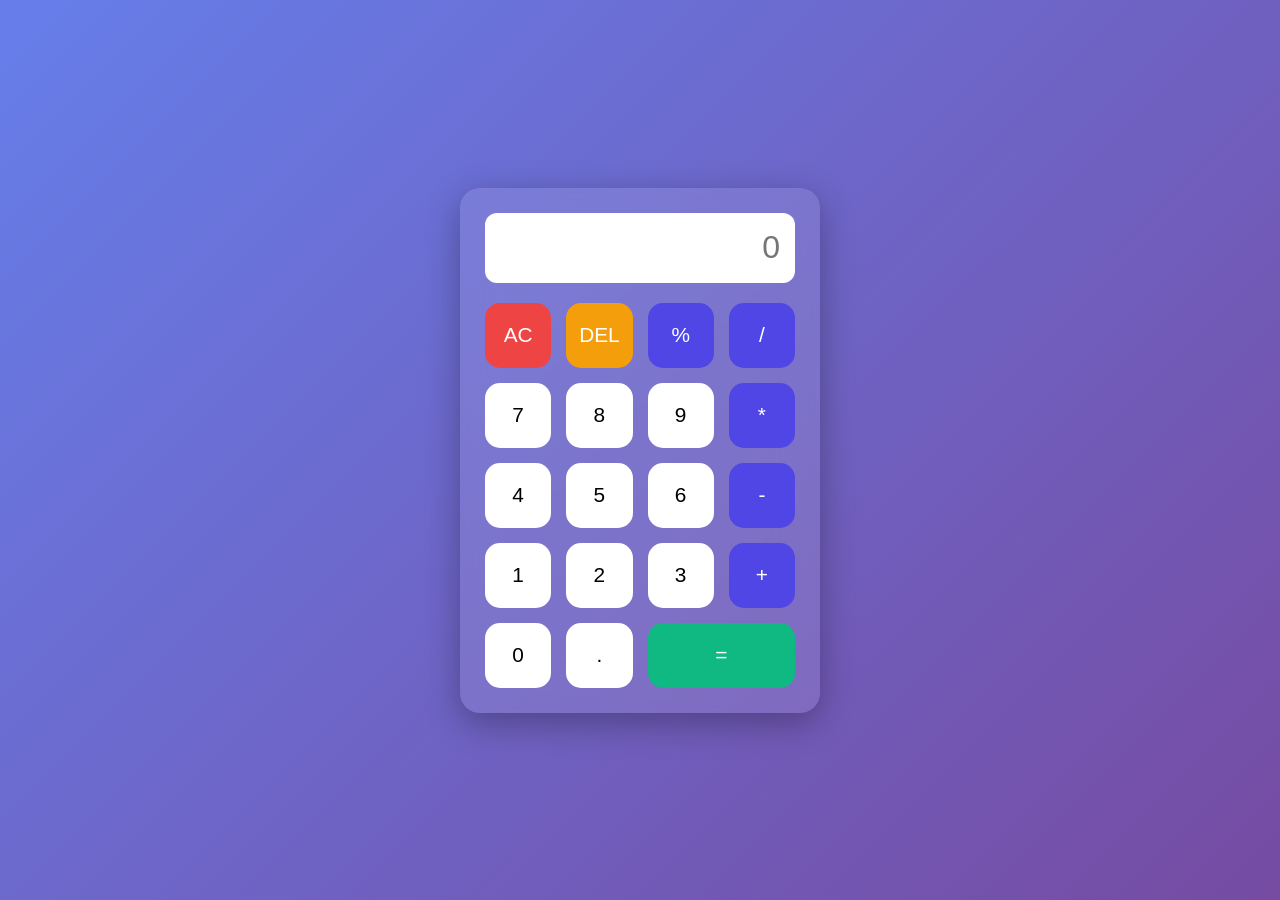
<file: codealpha_tasks/calculator/index.html>
<!DOCTYPE html>
<html lang="en">
<head>
    <meta charset="UTF-8">
    <meta name="viewport" content="width=device-width, initial-scale=1.0">
    <title>Modern Calculator</title>
    <link rel="stylesheet" href="style.css">
</head>
<body>

<div class="calculator">

    <input
        type="text"
        id="display"
        readonly
        placeholder="0"
    >

    <div class="buttons">

        <button class="operator clear">AC</button>
        <button class="operator delete">DEL</button>
        <button class="operator">%</button>
        <button class="operator">/</button>

        <button>7</button>
        <button>8</button>
        <button>9</button>
        <button class="operator">*</button>

        <button>4</button>
        <button>5</button>
        <button>6</button>
        <button class="operator">-</button>

        <button>1</button>
        <button>2</button>
        <button>3</button>
        <button class="operator">+</button>

        <button>0</button>
        <button>.</button>
        <button class="equal">=</button>

    </div>

</div>

<script src="script.js"></script>

</body>
</html>
</file>
<file: codealpha_tasks/calculator/style.css>
*{
    margin:0;
    padding:0;
    box-sizing:border-box;
    font-family:Arial, Helvetica, sans-serif;
}

body{
    display:flex;
    justify-content:center;
    align-items:center;
    height:100vh;

    background:linear-gradient(135deg,#667eea,#764ba2);
}

.calculator{

    width:360px;

    background:rgba(255,255,255,.1);

    backdrop-filter:blur(20px);

    border-radius:20px;

    padding:25px;

    box-shadow:0 10px 35px rgba(0,0,0,.3);
}

#display{

    width:100%;
    height:70px;

    border:none;

    outline:none;

    text-align:right;

    font-size:2rem;

    padding:15px;

    margin-bottom:20px;

    border-radius:12px;

    background:white;
}

.buttons{

    display:grid;

    grid-template-columns:repeat(4,1fr);

    gap:15px;
}

button{

    height:65px;

    border:none;

    border-radius:15px;

    font-size:1.3rem;

    cursor:pointer;

    transition:.25s;

    background:#fff;
}

button:hover{

    transform:translateY(-3px);

    background:#e8e8e8;
}

.operator{

    background:#4f46e5;

    color:white;
}

.operator:hover{

    background:#3730a3;
}

.equal{

    grid-column:span 2;

    background:#10b981;

    color:white;
}

.equal:hover{

    background:#059669;
}

.clear{

    background:#ef4444;
}

.clear:hover{

    background:#dc2626;
}

.delete{

    background:#f59e0b;
}

.delete:hover{

    background:#d97706;
}
</file>
